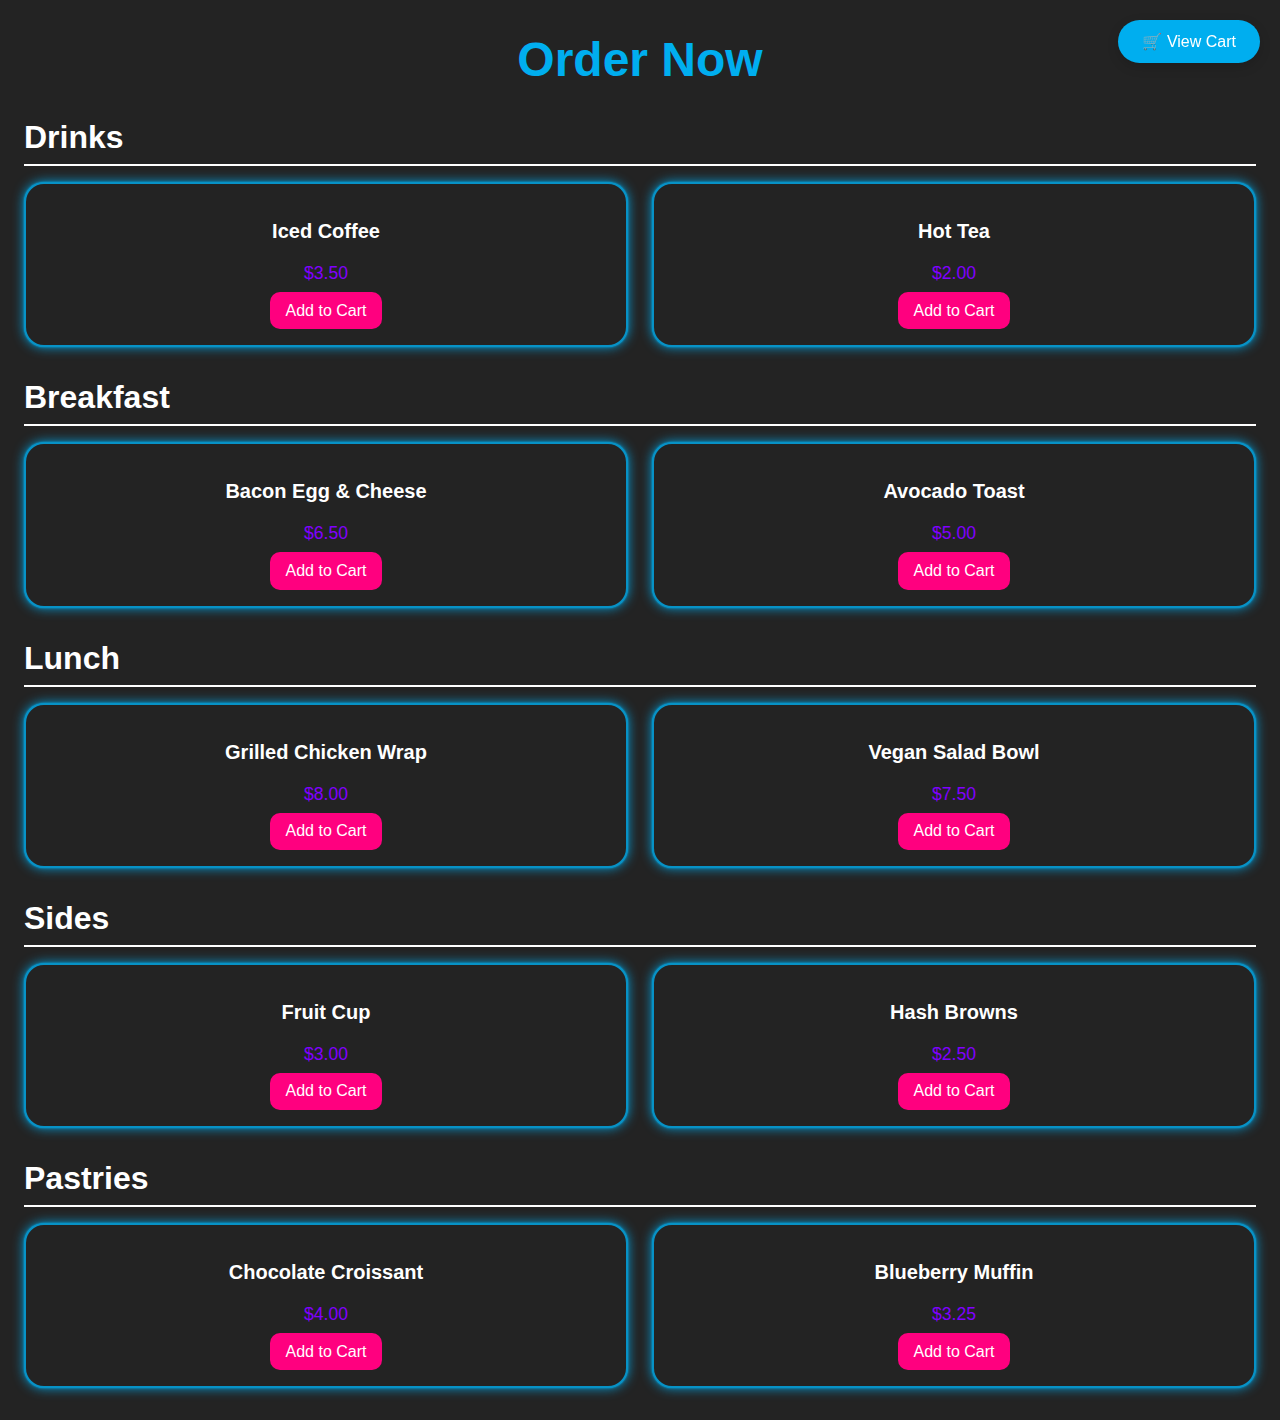
<file: checkout.html>
<!DOCTYPE html>
<html lang="en">
<head>
    <meta charset="UTF-8">
    <title>Order Now</title>
    <link rel="stylesheet" href="checkout.css">
</head>
<body>
    <h1 class="contact-title">Order Now</h1>

    <!-- Drinks Section -->
    <section class="order-section">
        <h2>Drinks</h2>
        <div class="order-list">
            <div class="product-card">
                <p class="product-name">Iced Coffee</p>
                <p class="product-price">$3.50</p>
                <button class="add-to-cart-btn" data-name="Iced Coffee" data-price="3.5">Add to Cart</button>
            </div>
            <div class="product-card">
                <p class="product-name">Hot Tea</p>
                <p class="product-price">$2.00</p>
                <button class="add-to-cart-btn" data-name="Hot Tea" data-price="2.0">Add to Cart</button>
            </div>
        </div>
    </section>

    <!-- Breakfast Section -->
    <section class="order-section">
        <h2>Breakfast</h2>
        <div class="order-list">
            <div class="product-card">
                <p class="product-name">Bacon Egg & Cheese</p>
                <p class="product-price">$6.50</p>
                <button class="add-to-cart-btn" data-name="Bacon Egg & Cheese" data-price="6.5">Add to Cart</button>
            </div>
            <div class="product-card">
                <p class="product-name">Avocado Toast</p>
                <p class="product-price">$5.00</p>
                <button class="add-to-cart-btn" data-name="Avocado Toast" data-price="5.0">Add to Cart</button>
            </div>
        </div>
    </section>

    <!-- Lunch Section -->
    <section class="order-section">
        <h2>Lunch</h2>
        <div class="order-list">
            <div class="product-card">
                <p class="product-name">Grilled Chicken Wrap</p>
                <p class="product-price">$8.00</p>
                <button class="add-to-cart-btn" data-name="Grilled Chicken Wrap" data-price="8.0">Add to Cart</button>
            </div>
            <div class="product-card">
                <p class="product-name">Vegan Salad Bowl</p>
                <p class="product-price">$7.50</p>
                <button class="add-to-cart-btn" data-name="Vegan Salad Bowl" data-price="7.5">Add to Cart</button>
            </div>
        </div>
    </section>

    <!-- Sides Section -->
    <section class="order-section">
        <h2>Sides</h2>
        <div class="order-list">
            <div class="product-card">
                <p class="product-name">Fruit Cup</p>
                <p class="product-price">$3.00</p>
                <button class="add-to-cart-btn" data-name="Fruit Cup" data-price="3.0">Add to Cart</button>
            </div>
            <div class="product-card">
                <p class="product-name">Hash Browns</p>
                <p class="product-price">$2.50</p>
                <button class="add-to-cart-btn" data-name="Hash Browns" data-price="2.5">Add to Cart</button>
            </div>
        </div>
    </section>

    <!-- Pastries Section -->
    <section class="order-section">
        <h2>Pastries</h2>
        <div class="order-list">
            <div class="product-card">
                <p class="product-name">Chocolate Croissant</p>
                <p class="product-price">$4.00</p>
                <button class="add-to-cart-btn" data-name="Chocolate Croissant" data-price="4.0">Add to Cart</button>
            </div>
            <div class="product-card">
                <p class="product-name">Blueberry Muffin</p>
                <p class="product-price">$3.25</p>
                <button class="add-to-cart-btn" data-name="Blueberry Muffin" data-price="3.25">Add to Cart</button>
            </div>
        </div>
    </section>

    <button id="view-cart">🛒 View Cart</button>

    <!-- Cart Modal -->
    <div id="cart-modal" class="modal hidden">
        <div class="modal-content">
            <span id="close-cart">&times;</span>
            <h2>Your Cart</h2>
            <ul id="cart-items"></ul>
            <p id="cart-total"></p>
            <button id="checkout-btn">Checkout</button>
        </div>
    </div>

    <!-- Checkout Modal -->
    <div id="checkout-modal" class="modal hidden">
        <div class="modal-content">
            <h2>Checkout</h2>
            <form id="checkout-form">
                <input type="text" placeholder="Full Name" required>
                <input type="email" placeholder="Email" required>
                <input type="text" placeholder="Card Number" required>
                <input type="text" placeholder="Expiry" required>
                <input type="text" placeholder="CVC" required>
                <button type="submit">Submit Order</button>
            </form>
        </div>
    </div>

    <!-- Confirmation Modal -->
    <div id="confirmation-modal" class="modal hidden">
        <div class="modal-content">
            <h2>Thank You!</h2>
            <p>Your order has been received.</p>
            <a href="index.html" class="back-home-btn">Back to Homepage</a>
        </div>
    </div>



    <script defer src="checkout.js"></script>
</body>
</html>
</file>
<file: checkout.css>
/* General Page Styling */
body {
    font-family: 'Poppins', sans-serif;
    background-color: #232323;
    color: #fff;
    margin: 0;
    padding: 0 1.5rem;
}

h1.contact-title {
    text-align: center;
    font-size: 3rem;
    margin-top: 2rem;
    color: #00aeef;
    animation: fadeInDown 1s ease;
    
}

.order-section {
    margin: 2rem 0;
    animation: fadeInUp 1s ease;
}

.order-section h2 {
    font-size: 2rem;
    color: #fff;
    border-bottom: 2px solid #fff;
    padding-bottom: 0.5rem;
    margin-bottom: 1rem;

}

.order-list {
    display: grid;
    grid-template-columns: repeat(auto-fit, minmax(260px, 1fr));
    gap: 1.5rem;
}

/* Product Card Styling */
.product-card {
    background: #232323;
    border-radius: 20px;
    padding: 1rem;
    box-shadow: 0px 0px 12px rgba(0, 174, 239, 0.9), 0 0 2px #00aeef;
    border: 2px solid rgba(0, 174, 239, 0.8);
    text-align: center;
    transition: transform 0.3s ease;
}

.product-card:hover {
    transform: translateY(-5px);
}

.product-name {
    font-weight: 600;
    font-size: 1.25rem;
}

.product-price {
    font-size: 1.1rem;
    color: #8000ff;
    margin: 0.5rem 0;
}

.add-to-cart-btn {
    background-color: #ff007f;
    color: #fff;
    border: none;
    padding: 0.6rem 1rem;
    border-radius: 10px;
    font-size: 1rem;
    cursor: pointer;
    transition: background 0.3s ease;
}

.add-to-cart-btn:hover {
    background-color: #ab0658;
}

/* Cart Button */
#view-cart {
    position: fixed;
    top: 20px;
    right: 20px;
    background-color: #00aeef;
    color: white;
    border: none;
    border-radius: 50px;
    padding: 0.75rem 1.5rem;
    font-size: 1rem;
    cursor: pointer;
    z-index: 999;
    box-shadow: 0 4px 12px rgba(0,0,0,0.15);
    transition: transform 0.3s ease;
}

#back-to-home {
    position: fixed;
    top: 20px;
    left: 20px;
    background-color: #00aeef;
    color: white;
    border: none;
    border-radius: 50px;
    padding: 0.75rem 1.5rem;
    font-size: 1rem;
    cursor: pointer;
    z-index: 999;
    box-shadow: 0 4px 12px rgba(0,0,0,0.15);
    transition: transform 0.3s ease;
}

#back-to-home a {
    color: white;
    text-decoration: none;
}

#back-to-home:hover, 
a:hover {
    transform: scale(1.05);
    background-color: #094e71;
    color: white;
}

#view-cart:hover {
    transform: scale(1.05);
    background-color: #094e71;
}

/* Modals (Cart, Checkout, Confirmation) */
.modal {
    position: fixed;
    top: 0;
    left: 0;
    right: 0;
    bottom: 0;
    background: rgba(0, 0, 0, 0.4);
    display: flex;
    justify-content: center;
    align-items: center;
    z-index: 1000;
    opacity: 0;
    visibility: hidden;
    transition: all 0.3s ease;
}

.modal-content {
    background: white;
    color: black;
    border-radius: 20px;
    padding: 2rem;
    max-width: 500px;
    width: 90%;
    box-shadow: 0 10px 30px rgba(0, 0, 0, 0.2);
    animation: popUp 0.5s ease;
    position: relative;
}

.modal.show {
    opacity: 1;
    visibility: visible;
}

#close-cart {
    position: absolute;
    top: 12px;
    right: 16px;
    font-size: 1.5rem;
    cursor: pointer;
}

/* Cart Items */
#cart-items {
    list-style: none;
    padding: 0;
    margin: 1rem 0;
}

#cart-items li {
    display: flex;
    justify-content: space-between;
    margin-bottom: 0.5rem;
    border-bottom: 1px solid black;
    padding-bottom: 0.5rem;
    font-weight: 500;
}

#cart-total {
    font-weight: bold;
    margin-top: 1rem;
    text-align: right;
}

#checkout-btn, 
#checkout-form button,
.back-home-btn {
    background-color: #ff007f;
    color: white;
    border: none;
    padding: 0.75rem 1.25rem;
    border-radius: 12px;
    font-size: 1rem;
    cursor: pointer;
    margin-top: 1rem;
    width: 100%;
    transition: background 0.3s ease;
}

#checkout-btn:hover, 
#checkout-form button:hover,
.back-home-btn:hover {
    background-color: #ab0658;
}

/* Checkout Form */
#checkout-form input {
    display: block;
    width: 100%;
    margin-bottom: 1rem;
    padding: 0.6rem;
    border: 1px solid white;
    border-radius: 10px;
    font-size: 1rem;
}

/* Confirmation */
#confirmation-modal h2 {
    color: black;
}

.back-home-btn {
    text-decoration: none;
    text-align: center;
    display: block;
    justify-content: center;
    align-items: center;
    width: 90%;
}

/* Animations */
@keyframes fadeInDown {
    from { opacity: 0; transform: translateY(-20px); }
    to { opacity: 1; transform: translateY(0); }
}

@keyframes fadeInUp {
    from { opacity: 0; transform: translateY(30px); }
    to { opacity: 1; transform: translateY(0); }
}

@keyframes popUp {
    0% {
        transform: scale(0.8);
        opacity: 0;
    }
    100% {
        transform: scale(1);
        opacity: 1;
    }
}

/* Responsive Fixes */
@media (max-width: 600px) {
    .product-card {
        padding: 0.75rem;
    }

    #view-cart {
        padding: 0.5rem 1rem;
        font-size: 0.9rem;
    }

    .modal-content {
        padding: 1.5rem;
    }
}
</file>
